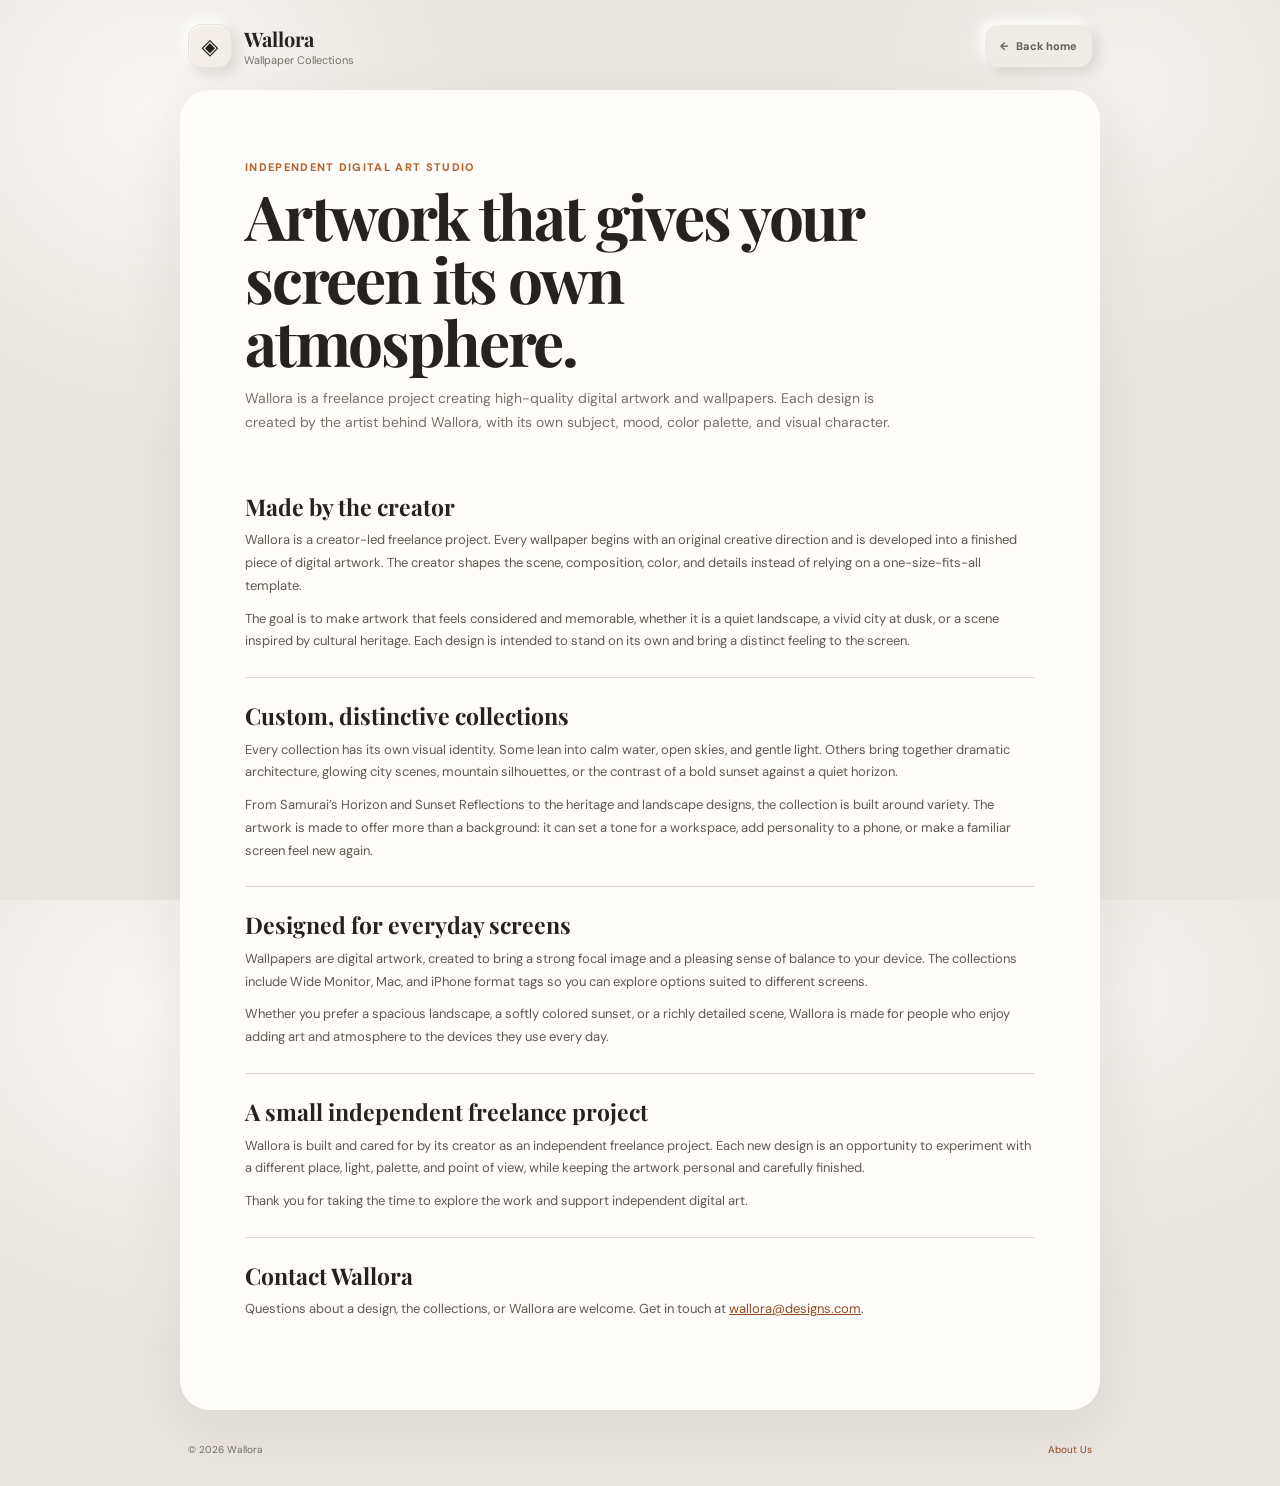
<file: about.html>
<!DOCTYPE html>
<html lang="en">
<head>
  <meta charset="UTF-8" />
  <meta name="viewport" content="width=device-width, initial-scale=1.0, viewport-fit=cover" />
  <meta name="theme-color" content="#e9e5df" />
  <meta name="description" content="Learn about Wallora, an independent freelance project creating custom, high-quality digital wallpaper artwork." />
  <title>About Us — Wallora</title>
  <link rel="preconnect" href="https://fonts.googleapis.com">
  <link rel="preconnect" href="https://fonts.gstatic.com" crossorigin>
  <link href="https://fonts.googleapis.com/css2?family=DM+Sans:wght@400;500;600;700&family=Playfair+Display:wght@600;700&display=swap" rel="stylesheet">
  <link rel="stylesheet" href="styles.css" />
</head>
<body class="legal-page">
  <div class="legal-shell">
    <header class="legal-header">
      <a class="brand" href="index.html" aria-label="Wallora home">
        <span class="brand-mark">◈</span>
        <span><strong>Wallora</strong><small>Wallpaper Collections</small></span>
      </a>
      <a class="home-button" href="index.html"><span aria-hidden="true">←</span> Back home</a>
    </header>

    <main class="legal-card">
      <span class="eyebrow">Independent digital art studio</span>
      <h1>Artwork that gives your screen its own atmosphere.</h1>
      <p class="legal-intro">Wallora is a freelance project creating high-quality digital artwork and wallpapers. Each design is created by the artist behind Wallora, with its own subject, mood, color palette, and visual character.</p>

      <section class="legal-section">
        <h2>Made by the creator</h2>
        <p>Wallora is a creator-led freelance project. Every wallpaper begins with an original creative direction and is developed into a finished piece of digital artwork. The creator shapes the scene, composition, color, and details instead of relying on a one-size-fits-all template.</p>
        <p>The goal is to make artwork that feels considered and memorable, whether it is a quiet landscape, a vivid city at dusk, or a scene inspired by cultural heritage. Each design is intended to stand on its own and bring a distinct feeling to the screen.</p>
      </section>

      <section class="legal-section">
        <h2>Custom, distinctive collections</h2>
        <p>Every collection has its own visual identity. Some lean into calm water, open skies, and gentle light. Others bring together dramatic architecture, glowing city scenes, mountain silhouettes, or the contrast of a bold sunset against a quiet horizon.</p>
        <p>From Samurai’s Horizon and Sunset Reflections to the heritage and landscape designs, the collection is built around variety. The artwork is made to offer more than a background: it can set a tone for a workspace, add personality to a phone, or make a familiar screen feel new again.</p>
      </section>

      <section class="legal-section">
        <h2>Designed for everyday screens</h2>
        <p>Wallpapers are digital artwork, created to bring a strong focal image and a pleasing sense of balance to your device. The collections include Wide Monitor, Mac, and iPhone format tags so you can explore options suited to different screens.</p>
        <p>Whether you prefer a spacious landscape, a softly colored sunset, or a richly detailed scene, Wallora is made for people who enjoy adding art and atmosphere to the devices they use every day.</p>
      </section>

      <section class="legal-section">
        <h2>A small independent freelance project</h2>
        <p>Wallora is built and cared for by its creator as an independent freelance project. Each new design is an opportunity to experiment with a different place, light, palette, and point of view, while keeping the artwork personal and carefully finished.</p>
        <p>Thank you for taking the time to explore the work and support independent digital art.</p>
      </section>

      <section class="legal-section">
        <h2>Contact Wallora</h2>
        <p>Questions about a design, the collections, or Wallora are welcome. Get in touch at <a href="mailto:wallora@designs.com">wallora@designs.com</a>.</p>
      </section>
    </main>

    <footer class="site-footer legal-footer">
      <span>© 2026 Wallora</span>
      <nav class="footer-links" aria-label="Footer navigation">
        <a href="about.html" aria-current="page">About Us</a>
      </nav>
    </footer>
  </div>
</body>
</html>
</file>
<file: styles.css>
:root {
  --page: #e9e5df;
  --panel: #fffdf9;
  --panel-soft: #f5f0e9;
  --ink: #25231f;
  --muted: #777169;
  --line: #ddd7cf;
  --accent: #b6632d;
  --accent-dark: #8f4820;
  --accent-soft: #f8e5d7;
  --olive: #6f7e5b;
  --shadow: 0 18px 60px rgba(60, 49, 38, .08);
  --neu-raised: -5px -5px 11px rgba(255,255,255,.88), 5px 5px 12px rgba(83,70,55,.15);
  --neu-pressed: inset 3px 3px 7px rgba(91,75,57,.16), inset -3px -3px 7px rgba(255,255,255,.9);
  --radius-xl: 30px;
  --radius-lg: 20px;
  --radius-md: 14px;
}

* { box-sizing: border-box; }

html,
body { height: 100%; }

html { scroll-behavior: smooth; }

body {
  margin: 0;
  overflow: hidden;
  color: var(--ink);
  background:
    radial-gradient(circle at 12% 12%, rgba(255,255,255,.66), transparent 25%),
    radial-gradient(circle at 88% 10%, rgba(255,255,255,.46), transparent 22%),
    var(--page);
  font-family: "DM Sans", system-ui, -apple-system, BlinkMacSystemFont, "Segoe UI", sans-serif;
}

button,
input,
textarea { font: inherit; }

button { cursor: pointer; touch-action: manipulation; }
a { color: inherit; }
[hidden] { display: none !important; }

:focus-visible {
  outline: 3px solid rgba(182,99,45,.28);
  outline-offset: 3px;
}

.page-shell {
  width: min(1540px, calc(100% - 40px));
  height: 100dvh;
  margin: 0 auto;
  padding: 16px 0 12px;
  display: grid;
  grid-template-rows: 62px minmax(0, 1fr) 32px;
  gap: 10px;
}

.site-header {
  min-width: 0;
  display: flex;
  align-items: center;
  justify-content: space-between;
  padding: 0 8px;
}

.mobile-section-nav { display: none; }

.brand {
  min-width: 0;
  display: inline-flex;
  align-items: center;
  gap: 12px;
  text-decoration: none;
}

.brand-mark,
.summary-icon,
.input-wrap > span:not(.currency) {
  display: grid;
  place-items: center;
  flex: 0 0 auto;
  border: 1px solid rgba(120,101,79,.08);
  background: #f3eee7;
  box-shadow: var(--neu-raised), inset 1px 1px 1px rgba(255,255,255,.65);
}

.brand-mark {
  width: 44px;
  height: 44px;
  border-radius: 14px;
  font-size: 22px;
}

.brand strong {
  display: block;
  font-family: "Playfair Display", serif;
  font-size: 20px;
}

.brand small {
  display: block;
  margin-top: 1px;
  color: var(--muted);
  font-size: 11px;
}

.workspace {
  min-width: 0;
  min-height: 0;
  display: grid;
  grid-template-columns: .92fr 1.12fr .92fr;
  gap: 22px;
  overflow: hidden;
}


.panel {
  min-width: 0;
  min-height: 0;
  height: 100%;
  overflow-x: hidden;
  overflow-y: auto;
  overscroll-behavior: contain;
  scrollbar-width: thin;
  scrollbar-color: #d7c9ba transparent;
  border-radius: var(--radius-xl);
  background: var(--panel);
  box-shadow: var(--shadow);
}

.panel::-webkit-scrollbar,
.panel::-webkit-scrollbar-track,
.panel::-webkit-scrollbar-thumb,

.eyebrow {
  display: inline-block;
  color: var(--accent);
  font-size: 11px;
  font-weight: 800;
  letter-spacing: .12em;
  text-transform: uppercase;
}

.panel-top h1,
.library-header h2,
.checkout-header h2,
  margin: 8px 0;
  font-family: "Playfair Display", serif;
  line-height: 1.04;
}

.panel-top p,
.library-header p,
.checkout-header p {
  margin: 0;
  color: var(--muted);
  line-height: 1.52;
}

/* Reviews */
.reviews-panel { padding: 28px 24px 24px; }
.review-panel-header { display: flex; align-items: flex-start; justify-content: space-between; gap: 10px; }
.review-panel-header .panel-top { min-width: 0; }
.add-review-button { width: 42px; height: 42px; flex: 0 0 auto; display: grid; place-items: center; border: 0; border-radius: 50%; color: var(--accent-dark); background: var(--accent-soft); box-shadow: var(--neu-raised); font-size: 28px; line-height: 1; }
.add-review-button:hover { transform: translateY(-1px); }
.add-review-button:active { box-shadow: var(--neu-pressed); transform: translateY(1px); }
.panel-top h1 { font-size: clamp(30px, 3vw, 42px); }

.rating-summary {
  margin: 24px 0 18px;
  padding: 17px;
  border: 1px solid var(--line);
  border-radius: var(--radius-md);
  background: #fff;
}

.rating-summary > div { display: flex; align-items: center; gap: 10px; }
.rating-summary strong { font-size: 29px; }
.stars,
.mini-stars { color: #d59735; letter-spacing: 1px; }
.rating-summary small { display: block; margin-top: 4px; color: var(--muted); }
.review-list { min-width: 0; display: grid; grid-template-columns: minmax(0, 1fr); gap: 12px; }

.review-load-more {
  width: 100%;
  min-height: 46px;
  margin-top: 14px;
  padding: 10px 14px;
  border: 0;
  border-radius: 12px;
  color: var(--accent-dark);
  background: #f1ede7;
  box-shadow: var(--neu-raised);
  font-size: 11px;
  font-weight: 800;
}

.review-load-more:hover { transform: translateY(-1px); }
.review-load-more:active { box-shadow: var(--neu-pressed); transform: translateY(1px); }

.review-card {
  min-width: 0;
  padding: 16px;
  border: 1px solid var(--line);
  border-radius: 17px;
  background: rgba(255,255,255,.74);
  transition: border-color .2s ease, box-shadow .2s ease, transform .2s ease;
}

.review-card:hover,
.review-card.active-review {
  border-color: rgba(182,99,45,.42);
  box-shadow: 0 9px 24px rgba(67,47,31,.07);
  transform: translateY(-1px);
}

.review-head {
  display: grid;
  grid-template-columns: auto 1fr auto;
  gap: 10px;
  align-items: center;
}

.avatar {
  width: 40px;
  height: 40px;
  display: grid;
  place-items: center;
  border-radius: 13px;
  color: var(--accent-dark);
  background: var(--accent-soft);
  font-weight: 800;
}

.review-head strong { display: block; font-size: 14px; }
.review-head span:not(.mini-stars) { display: block; margin-top: 2px; color: var(--muted); font-size: 12px; }
.mini-stars { font-size: 10px; }
.review-card p { margin: 12px 0 0; color: #5f5a53; font-size: 13px; line-height: 1.58; }

.review-footer {
  display: flex;
  align-items: center;
  gap: 8px;
  padding-top: 20px;
  color: var(--muted);
  font-size: 12px;
}

.trust-dot { width: 8px; height: 8px; border-radius: 50%; background: #6c9463; box-shadow: 0 0 0 5px #edf3eb; }

/* Library */
.library-panel { padding: 28px 24px 30px; }
.library-header { padding-bottom: 20px; }
.library-header h2 { font-size: clamp(30px, 3vw, 40px); }
.library-header p { max-width: 440px; font-size: 13px; }
.library-catalog { display: grid; gap: 26px; }
.wallpaper-list { display: grid; gap: 16px; }
.wallpaper-item { min-width: 0; display: flex; flex-direction: column; gap: 12px; padding: 10px; border: 1px solid var(--line); border-radius: 14px; background: var(--panel); }
.wallpaper-preview { display: block; width: 100%; aspect-ratio: 1 / 1; object-fit: cover; border-radius: 9px; background: var(--panel-soft); }
.wallpaper-open { display: block; width: 100%; padding: 0; border: 0; border-radius: 9px; background: transparent; }
.wallpaper-open:focus-visible { outline-offset: 4px; }
.wallpaper-meta { min-width: 0; }
.wallpaper-meta h4 { margin: 0 0 6px; font-size: 14px; line-height: 1.2; }
.wallpaper-meta p { margin: 0; color: var(--muted); font-size: 11px; line-height: 1.45; }
.wallpaper-formats { display: flex; flex-wrap: wrap; gap: 5px; margin-top: 9px; }
.wallpaper-formats a { padding: 4px 7px; border-radius: 999px; color: var(--accent-dark); background: var(--accent-soft); font-size: 9px; font-weight: 700; text-decoration: none; }
.wallpaper-formats a:hover { text-decoration: underline; }

.wallpaper-dialog { width: min(860px, calc(100% - 32px)); max-height: min(90dvh, 760px); padding: 22px; overflow: auto; border: 1px solid var(--line); border-radius: 24px; color: var(--ink); background: var(--panel); box-shadow: 0 28px 80px rgba(37,28,21,.3); }
.wallpaper-dialog::backdrop { background: rgba(37,32,27,.56); backdrop-filter: blur(5px); }
.wallpaper-dialog-close { width: 38px; height: 38px; position: absolute; top: 12px; right: 12px; border: 0; border-radius: 50%; color: var(--ink); background: var(--panel); box-shadow: var(--neu-raised); font-size: 24px; }
.wallpaper-dialog-image { width: 100%; max-height: 48vh; display: block; object-fit: contain; border-radius: 14px; background: var(--panel-soft); }
.wallpaper-dialog-details { display: grid; gap: 10px; padding: 18px 2px 2px; }
.wallpaper-dialog-title { margin: 0 0 4px; font-family: "Playfair Display", serif; font-size: 28px; }
.wallpaper-dialog-details label { color: var(--muted); font-size: 12px; font-weight: 700; }
.wallpaper-dialog-details input { min-height: 48px; padding: 0 13px; border: 1px solid var(--line); border-radius: 12px; background: #fff; }
.wallpaper-get-button { cursor: pointer; }
.add-review-dialog { width: min(520px, calc(100% - 32px)); }
.add-review-form { display: grid; gap: 10px; padding: 6px 2px 2px; }
.add-review-form h2 { margin: 0 0 4px; font-family: "Playfair Display", serif; font-size: 30px; }
.add-review-form label { margin-top: 4px; color: var(--muted); font-size: 12px; font-weight: 700; }
.add-review-form input,
.add-review-form select,
.add-review-form textarea { width: 100%; min-height: 46px; padding: 10px 12px; border: 1px solid var(--line); border-radius: 11px; color: var(--ink); background: #fff; }
.add-review-form textarea { min-height: 120px; resize: vertical; }
.add-review-form .pay-button { margin-top: 8px; }


.library-group {
  padding-top: 20px;
  border-top: 1px solid var(--line);
}

.library-group:first-child { padding-top: 0; border-top: 0; }

.library-group-title {
  display: flex;
  align-items: center;
  justify-content: space-between;
  margin: 0 0 14px;
}

.library-group-title h3 { margin: 0; font-size: 16px; }

.library-count {
  padding: 5px 8px;
  border-radius: 999px;
  color: var(--muted);
  background: var(--panel-soft);
  font-size: 10px;
  font-weight: 700;
}

.book-list {
  display: grid;
  grid-template-columns: repeat(2, minmax(0, 1fr));
  gap: 22px 14px;
}

.book-item { min-width: 0; }

.flip-book {
  width: 100%;
  aspect-ratio: 2 / 3;
  display: block;
  padding: 0;
  border: 0;
  border-radius: 10px;
  background: transparent;
  perspective: 900px;
}

.book-card-inner {
  width: 100%;
  height: 100%;
  position: relative;
  display: block;
  transform-style: preserve-3d;
  transition: transform .58s cubic-bezier(.2,.72,.25,1);
}

.flip-book.is-flipped .book-card-inner { transform: rotateY(180deg); }

.book-face {
  position: absolute;
  inset: 0;
  overflow: hidden;
  display: flex;
  flex-direction: column;
  justify-content: center;
  padding: 18px 15px;
  border: 1px solid rgba(52,34,22,.36);
  border-left-width: 7px;
  border-radius: 6px 11px 11px 6px;
  box-shadow: 0 10px 20px rgba(45,37,31,.17), inset 2px 1px 0 rgba(255,255,255,.18);
  backface-visibility: hidden;
  -webkit-backface-visibility: hidden;
}

.book-face::after {
  content: "";
  position: absolute;
  inset: 9px;
  border: 1px solid currentColor;
  border-radius: 3px;
  opacity: .22;
  pointer-events: none;
}

.book-cover { color: #fff8e9; text-align: center; }
.image-cover { padding: 0; background: #e8ddc9; }
.image-cover::after { display: none; }
.image-cover img { width: 100%; height: 100%; display: block; object-fit: cover; }
.book-cover .book-mark { margin-bottom: 12px; font-size: 22px; filter: drop-shadow(0 2px 2px rgba(0,0,0,.15)); }

.book-cover h4,
.book-back-cover h4 {
  margin: 0;
  font-family: "Playfair Display", serif;
  font-size: clamp(17px, 1.6vw, 23px);
  line-height: 1.04;
}

.book-cover small {
  margin-top: 16px;
  font-size: 7px;
  font-weight: 700;
  letter-spacing: .13em;
  text-transform: uppercase;
}

.book-back-cover {
  color: #4b3b2f;
  background: #f2e7d1;
  transform: rotateY(180deg);
  text-align: left;
}

.book-back-cover h4 { margin-bottom: 10px; font-size: 15px; }
.book-back-cover p { margin: 0; font-family: Georgia, serif; font-size: 10px; line-height: 1.48; }
.book-back-cover small { margin-top: auto; padding-top: 10px; color: #806f5c; font-size: 8px; font-weight: 700; }

.tone-0 { background: linear-gradient(155deg, #82452d, #b46e49); }
.tone-1 { background: linear-gradient(155deg, #46563f, #7a896f); }
.tone-2 { color: #5d431e; background: linear-gradient(155deg, #c9a15d, #efd9a8); }
.tone-3 { background: linear-gradient(155deg, #455b64, #78919a); }
.tone-4 { background: linear-gradient(155deg, #6e536b, #9b7897); }
.tone-5 { background: linear-gradient(155deg, #8b6339, #c3945d); }
.tone-6 { background: linear-gradient(155deg, #3f6158, #6f9489); }

.flip-book:hover .book-card-inner { transform: translateY(-3px) rotateY(0); }
.flip-book.is-flipped:hover .book-card-inner { transform: translateY(-3px) rotateY(180deg); }

.book-meta { padding: 10px 2px 0; }
.book-meta h4 { margin: 0 0 4px; font-size: 13px; line-height: 1.25; }
.book-meta p { min-height: 34px; margin: 0; color: var(--muted); font-size: 10px; line-height: 1.45; }

.book-rating {
  display: flex;
  align-items: center;
  justify-content: space-between;
  gap: 7px;
  margin-top: 8px;
  color: var(--muted);
  font-size: 9px;
}

.book-rating strong { color: #d18d27; font-size: 10px; letter-spacing: .03em; }

/* Checkout */
.checkout-panel { padding: 28px 24px 24px; }
.checkout-header h2 { font-size: clamp(30px, 3vw, 40px); }
.checkout-header { margin-bottom: 22px; }
.checkout-header p { font-size: 13px; }

.choice-section {
  min-width: 0;
  margin: 0 0 18px;
  padding: 0;
  border: 0;
}

.choice-section legend,
.field-group label,
.custom-pages-wrap label {
  display: block;
  margin-bottom: 8px;
  color: #4c4640;
  font-size: 12px;
  font-weight: 800;
}

.type-options,
.page-options,
.amount-options { display: grid; gap: 9px; }
.type-options { grid-template-columns: repeat(2, minmax(0, 1fr)); }
.page-options,
.amount-options { grid-template-columns: repeat(3, minmax(0, 1fr)); }

.choice-button {
  border: 0;
  color: var(--muted);
  background: #f1ede7;
  box-shadow: var(--neu-raised);
  font-weight: 700;
  transition: color .18s ease, background .18s ease, box-shadow .18s ease, transform .18s ease;
}

.choice-button {
  min-width: 0;
  min-height: 44px;
  padding: 9px 8px;
  border-radius: 11px;
  font-size: 11px;
}

.choice-button small { display: block; margin-top: 2px; color: inherit; font-size: 8px; font-weight: 500; }
.page-choice strong,
.amount-choice strong { display: block; color: inherit; font-size: 12px; }

.choice-button:hover { color: var(--accent-dark); transform: translateY(-1px); }

.choice-button:active,
.choice-button.active,
.choice-button[aria-pressed="true"] {
  color: var(--accent-dark);
  background: #f5e3d6;
  box-shadow: var(--neu-pressed);
  transform: translateY(1px);
}

.custom-pages-wrap {
  display: grid;
  grid-template-columns: 1fr 96px;
  align-items: center;
  gap: 10px;
  margin-top: 12px;
  padding: 10px 12px;
  border-radius: 11px;
  background: var(--panel-soft);
}

.custom-pages-wrap label { margin: 0; }
.custom-pages-wrap input { width: 100%; min-height: 38px; padding: 0 9px; border: 1px solid var(--line); border-radius: 9px; outline: 0; background: #fff; }
.custom-pages-wrap input:focus { border-color: var(--accent); box-shadow: 0 0 0 3px rgba(182,99,45,.10); }

.field-group { margin-bottom: 15px; }
.optional { color: var(--muted); font-size: 10px; font-weight: 500; }

.input-wrap {
  min-height: 47px;
  display: flex;
  align-items: center;
  gap: 9px;
  padding: 0 12px;
  border: 1px solid var(--line);
  border-radius: 12px;
  background: #fff;
  transition: border-color .2s ease, box-shadow .2s ease;
}

.input-wrap:focus-within { border-color: var(--accent); box-shadow: 0 0 0 3px rgba(182,99,45,.10); }

.input-wrap > span:not(.currency) {
  width: 27px;
  height: 27px;
  border-radius: 9px;
  font-size: 12px;
}

.input-wrap input { width: 100%; border: 0; outline: 0; color: var(--ink); background: transparent; }

textarea {
  width: 100%;
  min-height: 104px;
  padding: 12px;
  resize: vertical;
  border: 1px solid var(--line);
  border-radius: 12px;
  outline: 0;
  color: var(--ink);
  background: #fff;
  line-height: 1.45;
}

textarea:focus { border-color: var(--accent); box-shadow: 0 0 0 3px rgba(182,99,45,.10); }
.error { min-height: 12px; display: block; margin-top: 4px; color: var(--danger); font-size: 9px; }
.amount-section { margin-bottom: 20px; }

.pay-button {
  width: 100%;
  min-height: 54px;
  display: flex;
  align-items: center;
  justify-content: space-between;
  padding: 0 16px;
  border: 1px solid rgba(143,72,32,.12);
  border-radius: 14px;
  color: #fff;
  background: linear-gradient(145deg, #cb7540, #a95429);
  box-shadow: -5px -5px 12px rgba(255,255,255,.72), 6px 7px 14px rgba(111,63,35,.25), inset 1px 1px 1px rgba(255,255,255,.26);
  font-weight: 800;
  text-decoration: none;
  transition: box-shadow .18s ease, transform .18s ease, filter .18s ease;
}

.pay-button:hover { filter: saturate(1.05); transform: translateY(-1px); }
.pay-button:active { box-shadow: inset 4px 4px 9px rgba(100,42,17,.30), inset -3px -3px 8px rgba(255,188,139,.18); transform: translateY(1px); }
.pay-button:disabled { cursor: wait; filter: grayscale(.2); opacity: .72; transform: none; }

.pay-button > span:last-child {
  width: 29px;
  height: 29px;
  display: grid;
  place-items: center;
  border-radius: 10px;
  background: rgba(255,255,255,.1);
  box-shadow: -2px -2px 5px rgba(255,255,255,.16), 3px 3px 6px rgba(86,38,16,.24), inset 1px 1px 1px rgba(255,255,255,.16);
}

.buymeacoffee-button { display: flex; justify-content: center; margin-top: 13px; }
.buymeacoffee-button img { display: block; width: auto; max-width: 100%; height: auto; }

.secure-note { margin: 11px 5px 0; color: var(--muted); font-size: 9px; line-height: 1.45; text-align: center; }
.form-message { margin-top: 9px; border-radius: 11px; font-size: 11px; line-height: 1.4; }
.form-message.success { padding: 10px; color: #4f6d48; background: #edf5ea; }
.form-message.error-state { padding: 10px; color: #97362d; background: #faece9; }

.checkout-footer { display: grid; gap: 5px; padding-top: 19px; color: var(--muted); font-size: 10px; }
.checkout-footer span { color: var(--olive); font-weight: 800; }

.site-footer {
  display: flex;
  align-items: center;
  justify-content: space-between;
  gap: 18px;
  padding: 0 8px;
  color: #736d66;
  font-size: 10px;
}

.footer-links {
  min-width: 0;
  display: flex;
  align-items: center;
  justify-content: center;
  gap: 14px;
}

.footer-links a {
  color: #625c55;
  text-decoration: none;
  white-space: nowrap;
  transition: color .18s ease;
}

.footer-links a:hover,
.footer-links a[aria-current="page"] { color: var(--accent-dark); }

/* Standalone information and policy pages */
.legal-page {
  height: auto;
  min-height: 100%;
  overflow-x: hidden;
  overflow-y: auto;
}

.legal-shell {
  width: calc(100% - 36px);
  max-width: 920px;
  min-width: 0;
  min-height: 100dvh;
  margin: 0 auto;
  padding: 24px 0 18px;
  display: flex;
  flex-direction: column;
}

.legal-header {
  display: flex;
  align-items: center;
  justify-content: space-between;
  gap: 20px;
  padding: 0 8px 22px;
}

.home-button {
  min-height: 42px;
  display: inline-flex;
  align-items: center;
  gap: 7px;
  padding: 0 15px;
  border: 0;
  border-radius: 13px;
  color: #625c55;
  background: #efebe5;
  box-shadow: var(--neu-raised);
  font-size: 11px;
  font-weight: 700;
  text-decoration: none;
  transition: color .18s ease, box-shadow .18s ease, transform .18s ease;
}

.home-button:hover { color: var(--accent-dark); transform: translateY(-1px); }
.home-button:active { box-shadow: var(--neu-pressed); transform: translateY(1px); }

.legal-card {
  width: 100%;
  min-width: 0;
  flex: 1;
  padding: clamp(30px, 6vw, 64px);
  border: 1px solid rgba(255,255,255,.72);
  border-radius: var(--radius-xl);
  background: var(--panel);
  box-shadow: var(--shadow);
}

.legal-card h1 {
  max-width: 720px;
  margin: 8px 0 12px;
  font-family: "Playfair Display", serif;
  font-size: clamp(38px, 7vw, 62px);
  line-height: 1.02;
  letter-spacing: -.035em;
}

.legal-intro {
  max-width: 680px;
  margin: 0 0 34px;
  color: var(--muted);
  font-size: 14px;
  line-height: 1.75;
}

.legal-updated {
  display: inline-flex;
  margin-bottom: 28px;
  padding: 7px 10px;
  border-radius: 10px;
  color: #766f66;
  background: #f1ede7;
  box-shadow: var(--neu-pressed);
  font-size: 9px;
  font-weight: 700;
  letter-spacing: .04em;
  text-transform: uppercase;
}

.legal-section {
  padding: 24px 0;
  border-top: 1px solid var(--line);
}

.legal-section:first-of-type { border-top: 0; }

.legal-section h2 {
  margin: 0 0 9px;
  font-family: "Playfair Display", serif;
  font-size: 23px;
  line-height: 1.2;
}

.legal-section p,
.legal-section li {
  color: #5f5952;
  font-size: 13px;
  line-height: 1.75;
  overflow-wrap: anywhere;
}

.legal-section p { margin: 0 0 10px; }
.legal-section p:last-child { margin-bottom: 0; }
.legal-section ul { margin: 8px 0 0; padding-left: 20px; }
.legal-section li + li { margin-top: 5px; }
.legal-section a { color: var(--accent-dark); }

.legal-footer {
  min-height: 48px;
  margin-top: 10px;
  padding: 10px 8px 0;
  flex-wrap: wrap;
}

@media (max-width: 1180px) {
  .page-shell { width: calc(100% - 24px); }
  .workspace { grid-template-columns: .9fr 1.08fr .92fr; gap: 14px; }
  .reviews-panel,
  .library-panel,
  .checkout-panel { padding-right: 18px; padding-left: 18px; }
  .type-options { grid-template-columns: 1fr; }
}

@media (max-width: 900px) {
  .page-shell { width: 100%; padding: 10px 12px 8px; grid-template-rows: 58px 44px minmax(0,1fr) 36px; gap: 8px; }
  .site-header { padding: 0 4px; }
  .mobile-section-nav {
    display: grid;
    grid-template-columns: repeat(3, minmax(0, 1fr));
    gap: 7px;
    padding: 0 4px;
  }
  .mobile-section-button {
    min-width: 0;
    min-height: 44px;
    padding: 6px 10px;
    border: 0;
    border-radius: 11px;
    color: var(--muted);
    background: #efebe5;
    box-shadow: var(--neu-raised);
    font-size: 11px;
    font-weight: 800;
  }
  .mobile-section-button.active,
  .mobile-section-button[aria-pressed="true"] { color: var(--accent-dark); background: #f5e3d6; box-shadow: var(--neu-pressed); }
  .workspace {
    grid-template-columns: repeat(3, minmax(320px, 88vw));
    gap: 14px;
    overflow-x: auto;
    overflow-y: hidden;
    scroll-snap-type: x mandatory;
    scroll-behavior: smooth;
    scrollbar-width: none;
    -webkit-overflow-scrolling: touch;
  }
  .workspace::-webkit-scrollbar { display: none; }
  .panel { scroll-snap-align: center; border-radius: 24px; }
  .type-options { grid-template-columns: repeat(2, minmax(0,1fr)); }
  .site-footer { overflow-x: auto; justify-content: flex-start; scrollbar-width: none; }
  .site-footer::-webkit-scrollbar { display: none; }
  .footer-links { margin-left: auto; }
  .footer-links a { min-height: 34px; display: inline-flex; align-items: center; }
  .footer-tagline { display: none; }
}

@media (max-width: 520px) {
  .page-shell {
    padding: max(8px, env(safe-area-inset-top)) max(8px, env(safe-area-inset-right)) max(6px, env(safe-area-inset-bottom)) max(8px, env(safe-area-inset-left));
    grid-template-rows: 52px 44px minmax(0,1fr) 36px;
    gap: 7px;
  }
  .workspace { grid-template-columns: repeat(3, 100%); gap: 10px; scroll-snap-type: x mandatory; }
  .panel { scroll-snap-align: start; scroll-snap-stop: always; }
  .brand small { display: none; }
  .brand { gap: 10px; }
  .brand strong { font-size: 18px; }
  .brand-mark { width: 40px; height: 40px; }
  .reviews-panel,
  .library-panel,
  .checkout-panel { padding: 22px 18px 28px; }
  .panel-top h1,
  .library-header h2,
  .checkout-header h2 { font-size: 31px; }
  .rating-summary { margin: 19px 0 16px; }
  .review-card { padding: 14px; }
  .review-card p { font-size: 12px; }
  .book-list { gap: 22px 12px; }
  .book-face { padding: 14px 11px; }
  .book-back-cover p { font-size: 9px; }
  .choice-button { min-height: 48px; }
  .input-wrap { min-height: 50px; }
  .input-wrap input,
  .custom-pages-wrap input,
  textarea { font-size: 16px; }
  textarea { min-height: 132px; }
  .site-footer { justify-content: flex-start; gap: 14px; padding-inline: 4px; }
  .site-footer > span:first-child { display: none; }
  .site-footer .footer-links { flex: 0 0 max-content; justify-content: flex-start; margin: 0; gap: 13px; }
  .legal-shell { width: calc(100% - 16px); padding-top: 12px; }
  .legal-header { padding: 0 4px 14px; }
  .legal-header .brand small { display: none; }
  .legal-card { padding: 28px 22px; border-radius: 24px; }
  .legal-card h1 { font-size: 39px; }
  .legal-intro { font-size: 13px; }
  .legal-footer > span:first-child { display: block; }
  .legal-footer .footer-links { width: 100%; overflow-x: auto; justify-content: flex-start; padding: 5px 0; }

}

@media (max-width: 380px) {
  .brand strong { font-size: 16px; }
  .legal-header { gap: 10px; }
  .home-button { padding-inline: 10px; }
  .reviews-panel,
  .library-panel,
  .checkout-panel { padding-inline: 15px; }
  .type-options { gap: 7px; }
  .mobile-section-button { padding-inline: 6px; font-size: 10px; }
}

@media (hover: none) {
  .review-card:hover { transform: none; box-shadow: none; }
  .flip-book:hover .book-card-inner { transform: none; }
  .flip-book.is-flipped:hover .book-card-inner { transform: rotateY(180deg); }
}


@media (prefers-reduced-motion: reduce) {
  *,
  *::before,
  *::after {
    scroll-behavior: auto !important;
    transition-duration: .01ms !important;
  }
}
</file>
